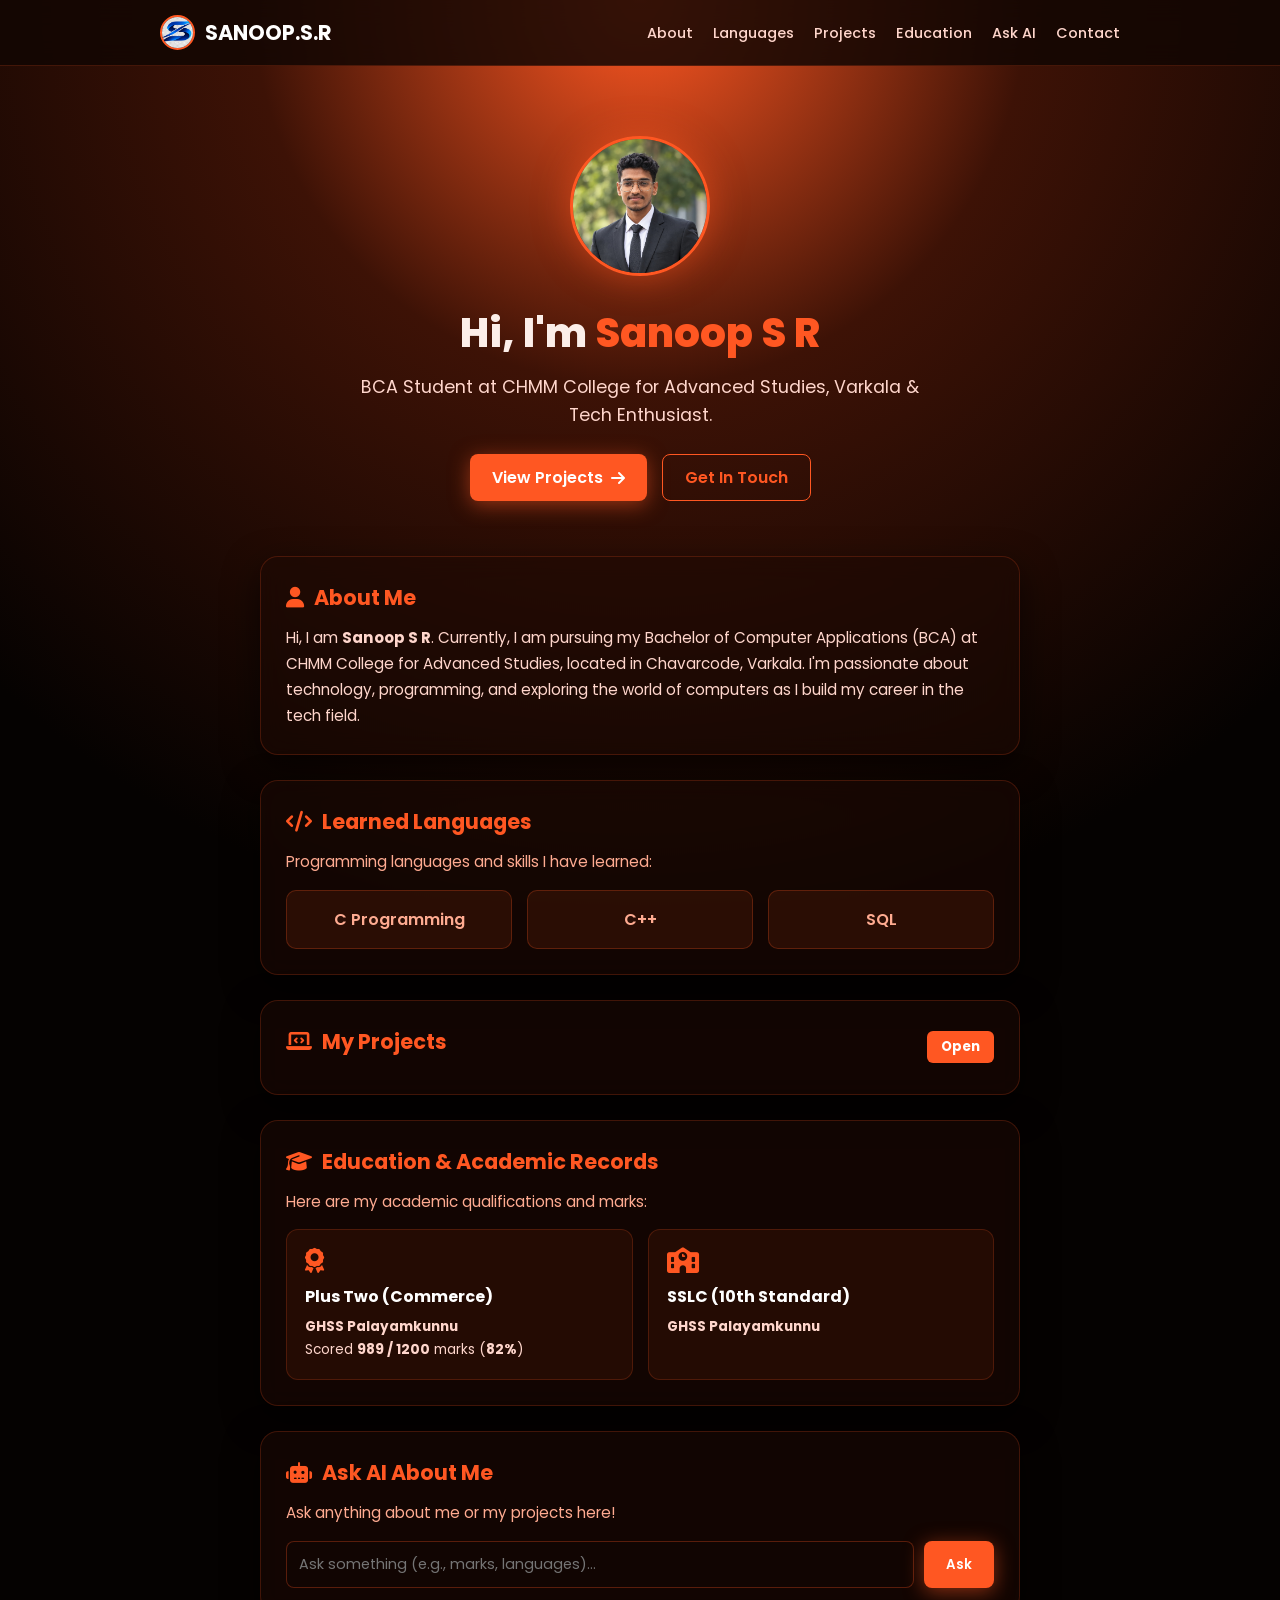
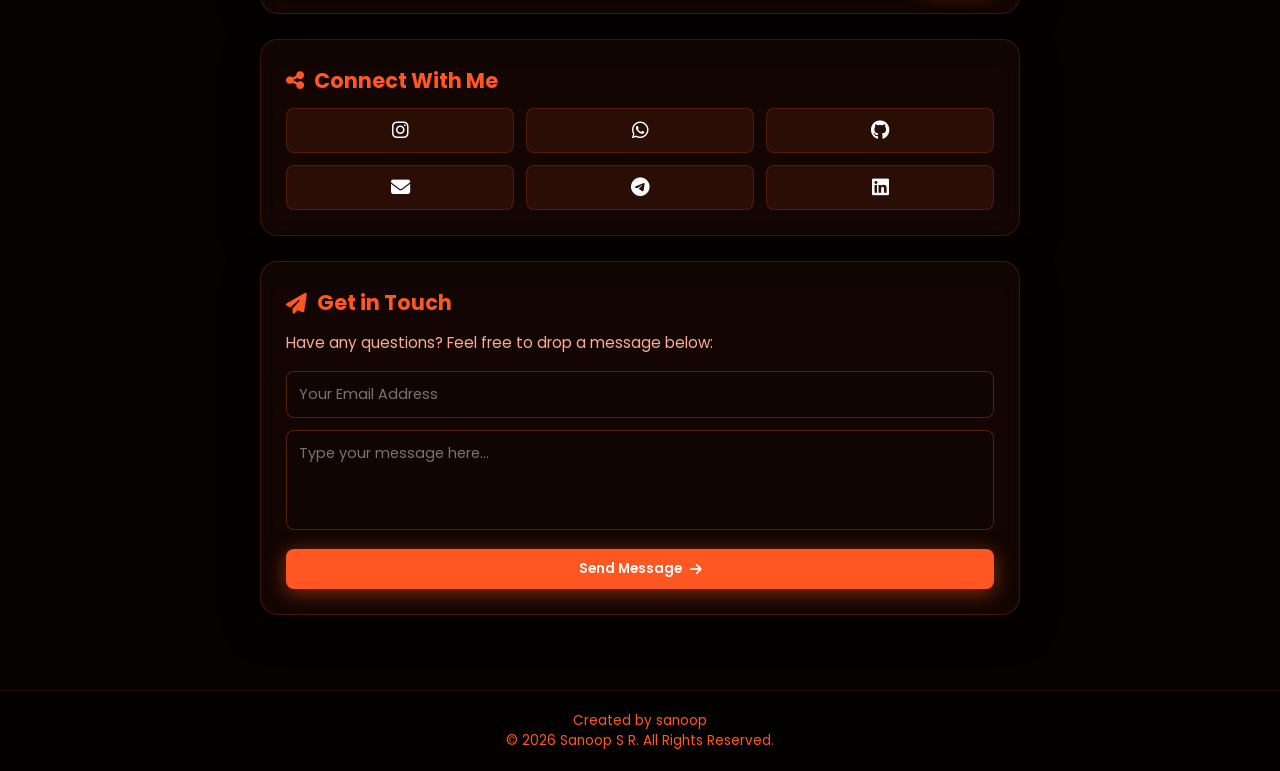
<file: index.html>
<!DOCTYPE html>
<html lang="en">
<head>
    <meta charset="UTF-8">
    <meta name="viewport" content="width=device-width, initial-scale=1.0">
    <title>Sanoop S R | Portfolio</title>
    <!-- Google Fonts -->
    <link href="https://fonts.googleapis.com/css2?family=Poppins:wght@300;400;600;700;800&display=swap" rel="stylesheet">
    <!-- FontAwesome Icons CDN -->
    <link rel="stylesheet" href="https://cdnjs.cloudflare.com/ajax/libs/font-awesome/6.4.0/css/all.min.css">
    <!-- CSS File Link -->
    <link rel="stylesheet" href="sanop.css">
</head>
<body>
    


    <!-- Sticky Navigation Menu -->
    <nav class="navbar">
        <div class="nav-container">
            <a href="#home" class="logo">
                <img src="logo.png" alt="Logo" class="nav-logo-img">
                SANOOP.S.R
            </a>
            
            <ul class="nav-links" id="nav-links">
                <li><a href="#about" onclick="closeMenu()">About</a></li>
                <li><a href="#languages" onclick="closeMenu()">Languages</a></li>
                <li><a href="#projects" onclick="closeMenu()">Projects</a></li>
                <li><a href="#education" onclick="closeMenu()">Education</a></li>
                <li><a href="#ai" onclick="closeMenu()">Ask AI</a></li>
                <li><a href="#contact" onclick="closeMenu()">Contact</a></li>
            </ul>

            <div class="menu-toggle" id="mobile-menu" onclick="toggleMenu()">
                <i class="fa-solid fa-bars"></i>
            </div>
        </div>
    </nav>

    <!-- Hero / Header Section -->
    <header id="home" class="hero scroll-fade">
        <div class="hero-content">
            <div class="profile-img-container">
                <img src="profile.jpg" alt="Sanoop S R" class="profile-img" onerror="this.src='https://via.placeholder.com/150/ff5722/ffffff?text=SANOOP'">
            </div>
            <h1>Hi, I'm <span class="highlight">Sanoop S R</span></h1>
            <p class="hero-desc">BCA Student at CHMM College for Advanced Studies, Varkala & Tech Enthusiast.</p>
            
            <div class="hero-btns" style="margin-top: 25px;">
                <a href="#projects" class="btn primary-btn">View Projects <i class="fa-solid fa-arrow-right"></i></a>
                <a href="#contact" class="btn secondary-btn">Get In Touch</a>
            </div>
        </div>
    </header>

    <!-- Main Content Container -->
    <main class="container">

        <!-- About Me Section -->
        <section id="about" class="card scroll-fade">
            <h2><i class="fa-solid fa-user"></i> About Me</h2>
            <p>Hi, I am <b>Sanoop S R</b>. Currently, I am pursuing my Bachelor of Computer Applications (BCA) at CHMM College for Advanced Studies, located in Chavarcode, Varkala. I'm passionate about technology, programming, and exploring the world of computers as I build my career in the tech field.</p>
        </section>

        <!-- Learned Languages Section -->
        <section id="languages" class="card scroll-fade">
            <h2><i class="fa-solid fa-code"></i> Learned Languages</h2>
            <p class="subtitle">Programming languages and skills I have learned:</p>
            <div class="skills-grid">
                <div class="skill-card">C Programming</div>
                <div class="skill-card">C++</div>
                <div class="skill-card">SQL</div>
            </div>
        </section>

        <!-- Project Section -->
        <section id="projects" class="card scroll-fade">
            <div class="card-header">
                <h2><i class="fa-solid fa-laptop-code"></i> My Projects</h2>
                <button id="project-btn" onclick="toggleProject()" class="btn-sm">Open</button>
            </div>

            <div id="project-details" class="toggle-content">
                <p><b>My Portfolio Website:</b> This is the personal portfolio website you are currently viewing, built using HTML, CSS, and JavaScript.</p>
                <a href="https://github.com/sanoopsr/portfolio" target="_blank" class="project-link">
                    <i class="fa-brands fa-github"></i> View Source Code on GitHub <i class="fa-solid fa-arrow-right"></i>
                </a>
            </div>
        </section>

        <!-- Education & Academic Records Section -->
        <section id="education" class="card scroll-fade">
            <h2><i class="fa-solid fa-graduation-cap"></i> Education & Academic Records</h2>
            <p class="subtitle">Here are my academic qualifications and marks:</p>

            <div class="achievements-grid">
                <!-- Plus Two Card -->
                <div class="cert-card">
                    <i class="fa-solid fa-award cert-icon"></i>
                    <h3>Plus Two (Commerce)</h3>
                    <p><b>GHSS Palayamkunnu</b><br>Scored <b>989 / 1200</b> marks (<b>82%</b>)</p>
                </div>

                <!-- 10th Card -->
                <div class="cert-card">
                    <i class="fa-solid fa-school cert-icon"></i>
                    <h3>SSLC (10th Standard)</h3>
                    <p><b>GHSS Palayamkunnu</b></p>
                </div>
            </div>
        </section>

        <!-- Ask AI / Assistant Section -->
        <section id="ai" class="card scroll-fade">
            <h2><i class="fa-solid fa-robot"></i> Ask AI About Me</h2>
            <p class="subtitle">Ask anything about me or my projects here!</p>

            <div class="input-group">
                <input type="text" id="ai-input" placeholder="Ask something (e.g., marks, languages)...">
                <button onclick="askSmartAI()" class="btn primary-btn">Ask</button>
            </div>

            <div id="ai-response" class="response-box"></div>
        </section>

        <!-- Connect With Me Section -->
        <section class="card scroll-fade">
            <h2><i class="fa-solid fa-share-nodes"></i> Connect With Me</h2>
            <div class="social-grid">
                <a href="https://instagram.com/sanoopeeee" target="_blank" class="social-btn instagram"><i class="fa-brands fa-instagram"></i></a>
                <a href="https://wa.me/9744531539" target="_blank" class="social-btn whatsapp"><i class="fa-brands fa-whatsapp"></i></a>
                <a href="https://github.com/sanoopsr" target="_blank" class="social-btn github"><i class="fa-brands fa-github"></i></a>
                <a href="mailto:sanoopsr009@gmail.com" class="social-btn email"><i class="fa-solid fa-envelope"></i></a>
                <a href="https://t.me/+919744531539" target="_blank" class="social-btn telegram"><i class="fa-brands fa-telegram"></i></a>
                <a href="https://linkedin.com" target="_blank" class="social-btn linkedin"><i class="fa-brands fa-linkedin"></i></a>
            </div>
        </section>

        <!-- Get in Touch / Form Section -->
        <section id="contact" class="card scroll-fade">
            <h2><i class="fa-solid fa-paper-plane"></i> Get in Touch</h2>
            <p class="subtitle">Have any questions? Feel free to drop a message below:</p>

            <form id="contact-form" action="https://formspree.io/f/myeebrnd" method="POST">
                <div class="form-group">
                    <input type="email" name="email" placeholder="Your Email Address" autocomplete="email" required>
                </div>
                <div class="form-group">
                    <textarea name="message" id="msg-input" placeholder="Type your message here..." required></textarea>
                </div>
                <button type="submit" class="btn primary-btn full-width">Send Message <i class="fa-solid fa-arrow-right"></i></button>
            </form>

            <div id="form-status" class="status-msg"></div>
        </section>

    </main>

    <!-- Footer Section -->
    <footer>
<p><center>Created by sanoop</center></p>
        <p>&copy; 2026 Sanoop S R. All Rights Reserved.</p>
    </footer>

    <!-- JavaScript Code -->
    <script>
        document.addEventListener("DOMContentLoaded", function() {
            const observerOptions = {
                root: null,
                rootMargin: '0px',
                threshold: 0.15
            };

            const observer = new IntersectionObserver((entries, observer) => {
                entries.forEach(entry => {
                    if (entry.isIntersecting) {
                        entry.target.classList.add('appear');
                    }
                });
            }, observerOptions);

            document.querySelectorAll('.scroll-fade').forEach(card => {
                observer.observe(card);
            });
        });

        function toggleMenu() {
            var navLinks = document.getElementById("nav-links");
            navLinks.classList.toggle("active");
        }

        function closeMenu() {
            var navLinks = document.getElementById("nav-links");
            navLinks.classList.remove("active");
        }

        function toggleProject() {
            var details = document.getElementById("project-details");
            var btn = document.getElementById("project-btn");

            if (details.style.display === "none" || details.style.display === "") {
                details.style.display = "block";
                btn.innerText = "Close";
                btn.style.backgroundColor = "#ef4444"; 
            } else {
                details.style.display = "none";
                btn.innerText = "Open";
                btn.style.backgroundColor = "#ff5722"; 
            }
        }

        function askSmartAI() {
            const input = document.getElementById("ai-input").value.toLowerCase().trim();
            const responseDiv = document.getElementById("ai-response");

            if (!input) {
                alert("Please type something to ask!");
                return;
            }

            responseDiv.style.display = "block";
            responseDiv.innerText = "Thinking...";

            setTimeout(() => {
                let reply = "I am Sanoop S R's portfolio assistant. You can ask me about his education, marks, languages, or projects!";

                if (input.includes("about") || input.includes("who") || input.includes("sanoop")) {
                    reply = "Hi! Sanoop S R is pursuing BCA at CHMM College, Varkala. He completed his Plus Two in Commerce from GHSS Palayamkunnu with 82% (989/1200) and 10th with 72%.";
                } else if (input.includes("mark") || input.includes("plus two") || input.includes("commerce") || input.includes("12th")) {
                    reply = "Sanoop studied Commerce in Plus Two at GHSS Palayamkunnu and scored 989 marks out of 1200, which is 82%.";
                } else if (input.includes("10th") || input.includes("sslc") || input.includes("school")) {
                    reply = "Sanoop completed his 10th standard at GHSS Palayamkunnu with 72% marks.";
                } else if (input.includes("language") || input.includes("c programming") || input.includes("c++") || input.includes("sql")) {
                    reply = "Sanoop has learned C Programming, C++, and SQL.";
                } else if (input.includes("project") || input.includes("work")) {
                    reply = "Sanoop's portfolio project is now live! You can check it out under the 'My Projects' section.";
                } else if (input.includes("contact") || input.includes("email") || input.includes("reach")) {
                    reply = "You can reach Sanoop via email at sanoopsr009@gmail.com or use the contact form below!";
                }

                responseDiv.innerText = reply;
            }, 600);
        }

        var form = document.getElementById("contact-form");
        async function handleSubmit(event) {
            event.preventDefault();
            var status = document.getElementById("form-status");
            var data = new FormData(event.target);

            fetch(event.target.action, {
                method: form.method,
                body: data,
                headers: { 'Accept': 'application/json' }
            }).then(response => {
                if (response.ok) {
                    status.style.display = "block";
                    status.style.color = "#4ade80";
                    status.innerText = "Message sent successfully!";
                    form.reset();
                    setTimeout(() => { status.style.display = "none"; }, 4000);
                } else {
                    status.style.display = "block";
                    status.style.color = "#f87171";
                    status.innerText = "Oops! There was a problem submitting your form";
                }
            }).catch(error => {
                status.style.display = "block";
                status.style.color = "#f87171";
                status.innerText = "Oops! There was a problem submitting your form";
            });
        }
        form.addEventListener("submit", handleSubmit);
    </script>

    

</body>
</html>
</file>
<file: sanop.css>
/* Core Styling & Warm Orange/Amber Gradient Theme */
* {
    margin: 0;
    padding: 0;
    box-sizing: border-box;
    font-family: 'Poppins', sans-serif;
    scroll-behavior: smooth;
}

html, body {
    background-color: #050201;
    background-image: radial-gradient(circle at 50% 0%, #ff5722 0%, #3d1206 35%, #050201 85%);
    color: #fceee9;
    min-height: 100vh;
    overflow-x: hidden;
    background-attachment: fixed;
}

/* Sticky Navbar with Glassmorphism */
.navbar {
    position: sticky;
    top: 0;
    background: rgba(18, 6, 3, 0.85);
    backdrop-filter: blur(12px);
    border-bottom: 1px solid rgba(255, 87, 34, 0.2);
    z-index: 1000;
}

.nav-container {
    max-width: 1000px;
    margin: 0 auto;
    padding: 15px 20px;
    display: flex;
    justify-content: space-between;
    align-items: center;
}

.logo {
    font-size: 1.3rem;
    font-weight: 700;
    color: #ffffff;
    text-decoration: none;
    display: flex;
    align-items: center;
    gap: 10px;
}

.nav-logo-img {
    width: 35px;
    height: 35px;
    border-radius: 50%;
    object-fit: cover;
    border: 2px solid #ff5722;
}

.logo span {
    color: #ff5722;
}

.nav-links {
    display: flex;
    list-style: none;
    gap: 20px;
}

.nav-links a {
    color: #ffd6cc;
    text-decoration: none;
    font-size: 0.9rem;
    font-weight: 500;
    transition: color 0.3s ease;
}

.nav-links a:hover {
    color: #ff5722;
}

.menu-toggle {
    display: none;
    font-size: 1.5rem;
    color: #ff5722;
    cursor: pointer;
}

/* Hero Section */
.hero {
    padding: 70px 20px 45px;
    text-align: center;
}

.profile-img-container {
    margin-bottom: 20px;
}

.profile-img {
    width: 140px;
    height: 140px;
    border-radius: 50%;
    object-fit: cover;
    border: 3px solid #ff5722;
    box-shadow: 0 0 35px rgba(255, 87, 34, 0.5);
    transition: transform 0.4s ease, box-shadow 0.4s ease;
}

.profile-img:hover {
    transform: scale(1.05);
    box-shadow: 0 0 50px rgba(255, 87, 34, 0.8);
}

.hero h1 {
    font-size: 2.5rem;
    font-weight: 800;
    margin-bottom: 10px;
}

.highlight {
    color: #ff5722;
}

.hero-desc {
    font-size: 1.1rem;
    color: #ffd6cc;
    max-width: 600px;
    margin: 0 auto 20px;
    line-height: 1.6;
}

.hero-btns {
    display: flex;
    justify-content: center;
    gap: 15px;
}

/* Main Container & Cards */
.container {
    max-width: 800px;
    margin: 0 auto;
    padding: 10px 20px 50px;
}

.card {
    background: rgba(30, 10, 5, 0.55);
    border: 1px solid rgba(255, 87, 34, 0.2);
    backdrop-filter: blur(12px);
    border-radius: 18px;
    padding: 25px;
    margin-bottom: 25px;
    box-shadow: 0 12px 35px rgba(0, 0, 0, 0.6);
    transition: transform 0.3s ease, box-shadow 0.3s ease, border-color 0.3s ease;
}

/* Scroll Fade-in Animation */
.scroll-fade {
    opacity: 0;
    transform: translateY(40px);
    transition: opacity 0.8s cubic-bezier(0.16, 1, 0.3, 1), transform 0.8s cubic-bezier(0.16, 1, 0.3, 1);
}

.scroll-fade.appear {
    opacity: 1;
    transform: translateY(0);
}

.card:hover {
    transform: translateY(-5px);
    border-color: rgba(255, 87, 34, 0.5);
    box-shadow: 0 15px 40px rgba(255, 87, 34, 0.2);
}

.card h2 {
    font-size: 1.3rem;
    color: #ff5722;
    margin-bottom: 12px;
    display: flex;
    align-items: center;
    gap: 10px;
}

.card p {
    color: #ffd6cc;
    line-height: 1.7;
    font-size: 0.95rem;
}

.subtitle {
    font-size: 0.85rem;
    color: #ffab91 !important;
    margin-bottom: 15px;
}

/* Buttons */
.btn {
    padding: 10px 22px;
    border-radius: 8px;
    font-weight: 600;
    text-decoration: none;
    cursor: pointer;
    border: none;
    transition: all 0.3s ease;
    display: inline-flex;
    align-items: center;
    gap: 8px;
}

.primary-btn {
    background-color: #ff5722;
    color: #ffffff;
    box-shadow: 0 4px 20px rgba(255, 87, 34, 0.5);
}

.primary-btn:hover {
    background-color: #f4511e;
    transform: translateY(-3px);
    box-shadow: 0 6px 25px rgba(255, 87, 34, 0.8);
}

.secondary-btn {
    background: transparent;
    color: #ff5722;
    border: 1px solid #ff5722;
}

.secondary-btn:hover {
    background: rgba(255, 87, 34, 0.15);
    transform: translateY(-3px);
}

.btn-sm {
    background-color: #ff5722;
    color: #ffffff;
    border: none;
    padding: 6px 14px;
    border-radius: 6px;
    font-weight: bold;
    cursor: pointer;
    transition: background-color 0.3s ease;
}

.btn-sm:hover {
    background-color: #f4511e;
}

.full-width {
    width: 100%;
    justify-content: center;
}

/* Learned Languages Grid */
.skills-grid {
    display: grid;
    grid-template-columns: repeat(auto-fit, minmax(130px, 1fr));
    gap: 15px;
}

.skill-card {
    background: rgba(255, 87, 34, 0.1);
    border: 1px solid rgba(255, 87, 34, 0.25);
    padding: 16px;
    border-radius: 10px;
    text-align: center;
    font-weight: 600;
    color: #ffab91;
    transition: all 0.3s ease;
}

.skill-card:hover {
    background: rgba(255, 87, 34, 0.25);
    transform: translateY(-4px) scale(1.03);
    border-color: #ff5722;
    box-shadow: 0 5px 15px rgba(255, 87, 34, 0.3);
}

/* Toggle Project */
.card-header {
    display: flex;
    justify-content: space-between;
    align-items: center;
}

.toggle-content {
    display: none;
    margin-top: 15px;
    padding-top: 15px;
    border-top: 1px solid rgba(255, 87, 34, 0.2);
}

.project-link {
    display: inline-flex;
    align-items: center;
    gap: 6px;
    margin-top: 12px;
    color: #ff5722;
    text-decoration: none;
    font-weight: bold;
    transition: color 0.3s ease;
}

.project-link:hover {
    color: #ffd6cc;
}

/* Education Cards */
.achievements-grid {
    display: grid;
    grid-template-columns: repeat(auto-fit, minmax(220px, 1fr));
    gap: 15px;
    margin-top: 15px;
}

.cert-card {
    background: rgba(255, 87, 34, 0.08);
    border: 1px solid rgba(255, 87, 34, 0.2);
    padding: 18px;
    border-radius: 12px;
    transition: all 0.3s ease;
}

.cert-card:hover {
    transform: translateY(-4px);
    background: rgba(255, 87, 34, 0.15);
    border-color: rgba(255, 87, 34, 0.4);
    box-shadow: 0 8px 20px rgba(255, 87, 34, 0.2);
}

.cert-icon {
    color: #ff5722;
    font-size: 1.6rem;
    margin-bottom: 10px;
}

.cert-card h3 {
    font-size: 1rem;
    color: #ffffff;
    margin-bottom: 6px;
}

.cert-card p {
    font-size: 0.85rem;
    color: #ffd6cc;
}

/* Inputs & Form */
.input-group {
    display: flex;
    gap: 10px;
}

.input-group input, .form-group input, .form-group textarea {
    width: 100%;
    padding: 12px;
    background: rgba(18, 6, 3, 0.8);
    border: 1px solid rgba(255, 87, 34, 0.3);
    border-radius: 8px;
    color: #ffffff;
    font-size: 0.9rem;
    transition: all 0.3s ease;
}

.form-group {
    margin-bottom: 12px;
}

.form-group textarea {
    height: 100px;
    resize: none;
}

.input-group input:focus, .form-group input:focus, .form-group textarea:focus {
    outline: none;
    border-color: #ff5722;
    box-shadow: 0 0 15px rgba(255, 87, 34, 0.4);
}

.response-box {
    margin-top: 15px;
    padding: 12px;
    background: rgba(18, 6, 3, 0.95);
    border-radius: 8px;
    font-size: 0.9rem;
    color: #ffd6cc;
    display: none;
}

.status-msg {
    margin-top: 10px;
    font-weight: bold;
    text-align: center;
    display: none;
}

/* Social Grid */
.social-grid {
    display: grid;
    grid-template-columns: repeat(3, 1fr);
    gap: 12px;
}

.social-btn {
    display: flex;
    justify-content: center;
    align-items: center;
    padding: 12px;
    background: rgba(255, 87, 34, 0.1);
    border: 1px solid rgba(255, 87, 34, 0.2);
    border-radius: 8px;
    color: #ffffff;
    font-size: 1.2rem;
    text-decoration: none;
    transition: all 0.3s ease;
}

.social-btn:hover {
    background: #ff5722;
    color: #120603;
    transform: translateY(-4px) scale(1.05);
    box-shadow: 0 5px 15px rgba(255, 87, 34, 0.4);
}

/* Footer */
footer {
    text-align: center;
    padding: 20px;
    background: #030100;
    border-top: 1px solid rgba(255, 87, 34, 0.15);
    color: #ff5722;
    font-size: 0.85rem;
}

/* Responsive UI & Mobile Hamburger Drawer */
@media (max-width: 768px) {
    .menu-toggle {
        display: block;
    }

    .nav-links {
        position: absolute;
        top: 100%;
        left: 0;
        width: 100%;
        background: rgba(12, 4, 2, 0.98);
        backdrop-filter: blur(15px);
        flex-direction: column;
        align-items: center;
        gap: 20px;
        padding: 25px 0;
        border-bottom: 1px solid rgba(255, 87, 34, 0.3);
        transform: translateY(-150%);
        opacity: 0;
        transition: transform 0.4s ease, opacity 0.4s ease;
        pointer-events: none;
    }

    .nav-links.active {
        transform: translateY(0);
        opacity: 1;
        pointer-events: auto;
    }

    .hero h1 { font-size: 2rem; }
}
</file>
